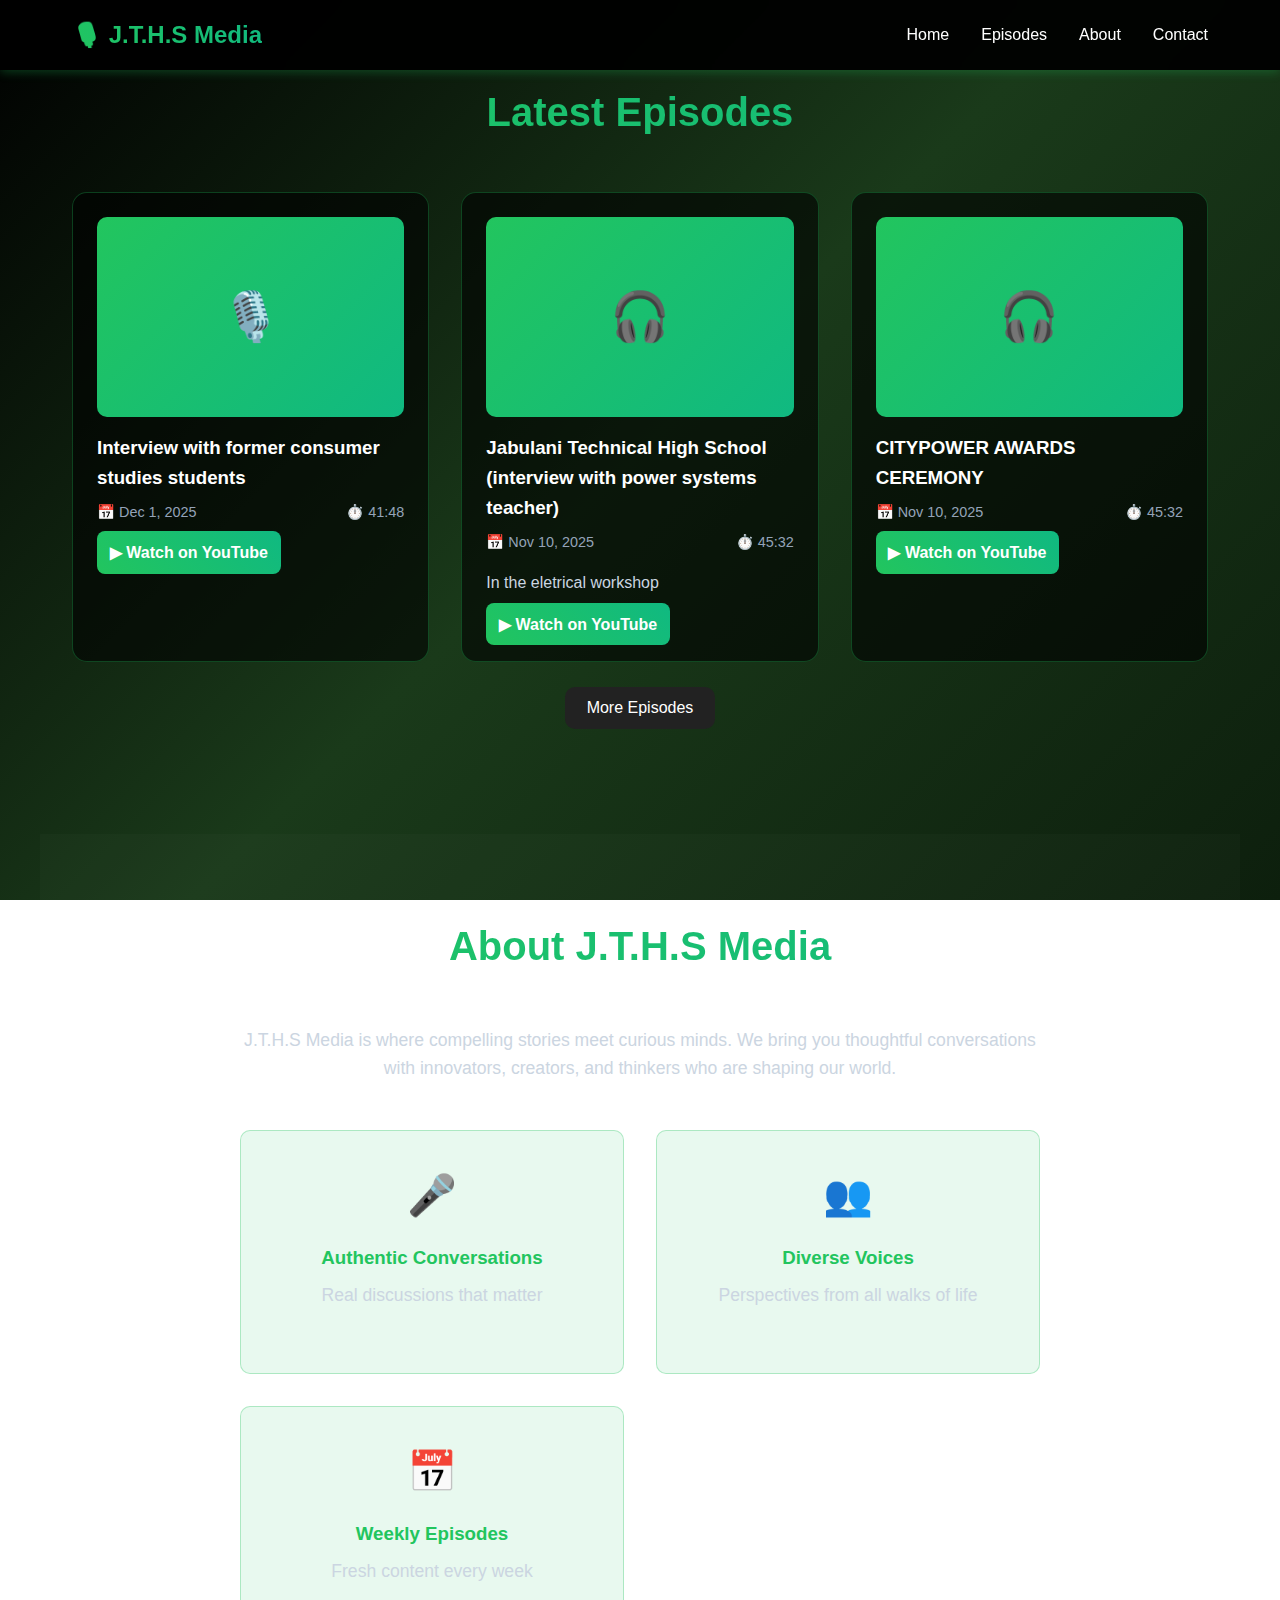
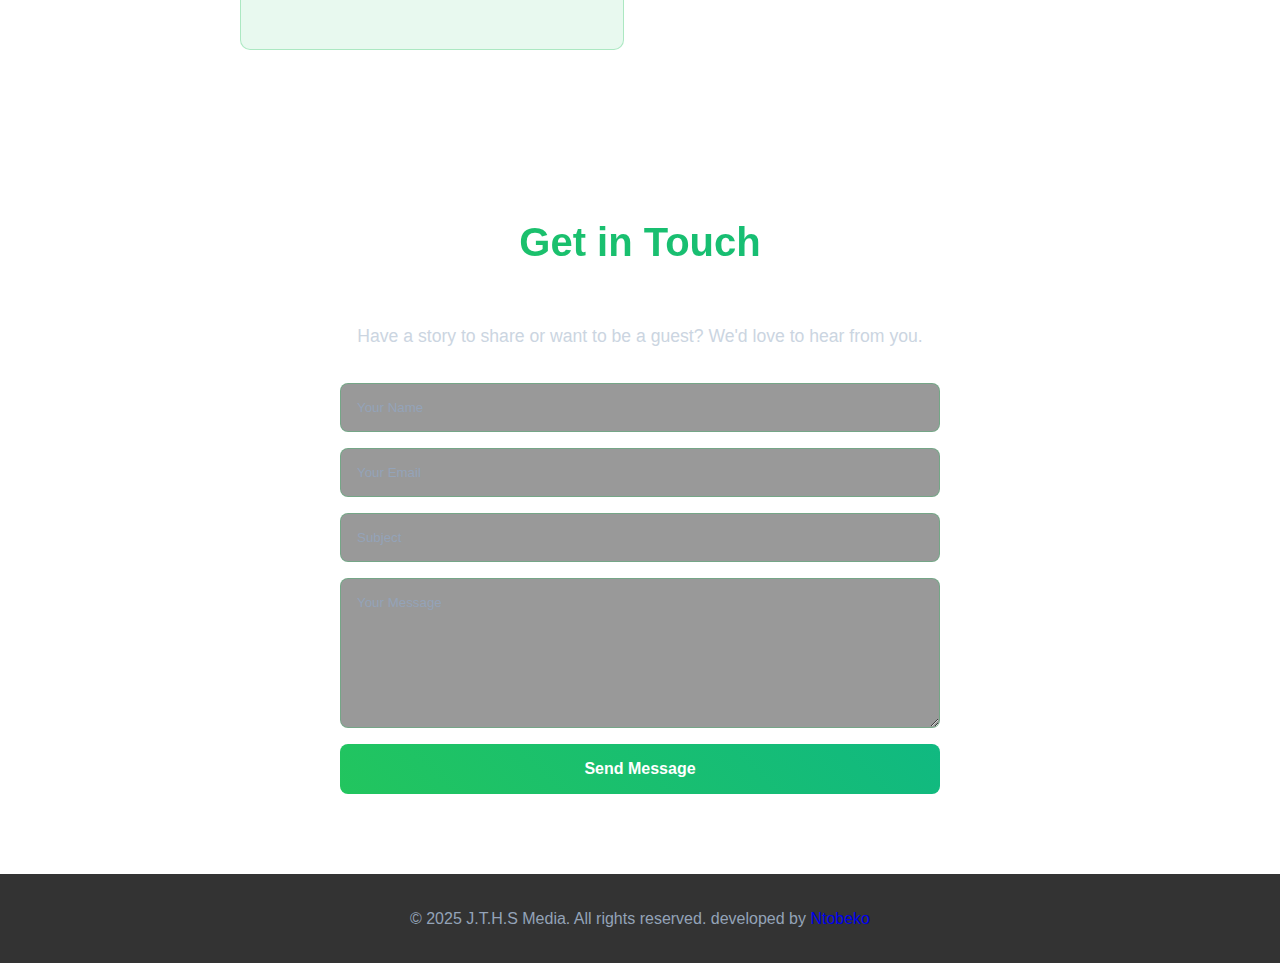
<file: Index.html>
<!DOCTYPE html>
<html lang="en">
<head>
    <meta charset="UTF-8">
    <meta name="viewport" content="width=device-width, initial-scale=1.0">
    <title>J.T.H.S Media</title>
    <link rel="icon" href="Images/Logo.jpeg" type="image/x-icon">
    <style>
        * {
            margin: 0;
            padding: 0;
            box-sizing: border-box;
        }

        body {
            font-family: 'Segoe UI', Tahoma, Geneva, Verdana, sans-serif;
            line-height: 1.6;
            color: #fff;
            background: linear-gradient(135deg, #000000, #1a3a1a, #0d1f0d);
            background-attachment: fixed;
        }

        /* Navigation */
        nav {
            position: fixed;
            top: 0;
            width: 100%;
            background: rgba(0, 0, 0, 0.95);
            backdrop-filter: blur(10px);
            padding: 1rem 0;
            z-index: 1000;
            box-shadow: 0 2px 10px rgba(34, 197, 94, 0.3);
        }

        nav .container {
            max-width: 1200px;
            margin: 0 auto;
            padding: 0 2rem;
            display: flex;
            justify-content: space-between;
            align-items: center;
        }

        nav .logo {
            font-size: 1.5rem;
            font-weight: bold;
            background: linear-gradient(45deg, #22c55e, #10b981);
            -webkit-background-clip: text;
            -webkit-text-fill-color: transparent;
            background-clip: text;
        }

        nav ul {
            list-style: none;
            display: flex;
            gap: 2rem;
        }

        nav a {
            color: #fff;
            text-decoration: none;
            transition: color 0.3s;
        }

        nav a:hover {
            color: #22c55e;
        }

        /* Hero Section */
        #home {
            min-height: 100vh;
            display: flex;
            align-items: center;
            justify-content: center;
            text-align: center;
            padding: 2rem;
            margin-top: 60px;
        }

        .hero-content h1 {
            font-size: 4rem;
            margin-bottom: 1rem;
            background: linear-gradient(45deg, #22c55e, #10b981, #22c55e);
            -webkit-background-clip: text;
            -webkit-text-fill-color: transparent;
            background-clip: text;
            animation: fadeInUp 1s;
        }

        .hero-content p {
            font-size: 1.3rem;
            color: #cbd5e1;
            margin-bottom: 2rem;
            animation: fadeInUp 1s 0.2s backwards;
        }

        .btn {
            display: inline-block;
            padding: 1rem 2.5rem;
            background: linear-gradient(45deg, #22c55e, #10b981);
            color: #fff;
            text-decoration: none;
            border-radius: 50px;
            font-weight: bold;
            transition: transform 0.3s, box-shadow 0.3s;
            animation: fadeInUp 1s 0.4s backwards;
        }

        .btn:hover {
            transform: translateY(-3px);
            box-shadow: 0 10px 25px rgba(34, 197, 94, 0.4);
        }

        /* Section Styling */
        section {
            padding: 5rem 2rem;
            max-width: 1200px;
            margin: 0 auto;
        }

        h2 {
            font-size: 2.5rem;
            text-align: center;
            margin-bottom: 3rem;
            background: linear-gradient(45deg, #22c55e, #10b981);
            -webkit-background-clip: text;
            -webkit-text-fill-color: transparent;
            background-clip: text;
        }

        /* Episodes Section */
        .episodes-grid {
            display: grid;
            grid-template-columns: repeat(auto-fit, minmax(300px, 1fr));
            gap: 2rem;
        }

        .episode-card {
            background: rgba(0, 0, 0, 0.6);
            border-radius: 15px;
            padding: 1.5rem;
            border: 1px solid rgba(34, 197, 94, 0.3);
            transition: transform 0.3s, border-color 0.3s;
        }

        .episode-card:hover {
            transform: translateY(-5px);
            border-color: rgba(34, 197, 94, 0.6);
        }

        .episode-image {
            width: 100%;
            height: 200px;
            background: linear-gradient(135deg, #22c55e, #10b981);
            border-radius: 10px;
            margin-bottom: 1rem;
            display: flex;
            align-items: center;
            justify-content: center;
            font-size: 3rem;
        }

        .episode-card h3 {
            color: #fff;
            margin-bottom: 0.5rem;
        }

        .episode-meta {
            display: flex;
            justify-content: space-between;
            color: #94a3b8;
            font-size: 0.9rem;
            margin-bottom: 1rem;
        }

        .episode-card p {
            color: #cbd5e1;
            margin-bottom: 1rem;
        }

        .play-btn {
            width: 100%;
            padding: 0.8rem;
            background: linear-gradient(45deg, #22c55e, #10b981);
            border: none;
            border-radius: 8px;
            color: #fff;
            font-weight: bold;
            cursor: pointer;
            transition: transform 0.3s;
        }

        .play-btn:hover {
            transform: scale(1.05);
        }

        /* About Section */
        #about {
            background: rgba(255, 255, 255, 0.02);
        }

        .about-content {
            text-align: center;
            max-width: 800px;
            margin: 0 auto;
        }

        .about-content p {
            font-size: 1.1rem;
            color: #cbd5e1;
            margin-bottom: 2rem;
        }

        .features {
            display: grid;
            grid-template-columns: repeat(auto-fit, minmax(250px, 1fr));
            gap: 2rem;
            margin-top: 3rem;
        }

        .feature {
            background: rgba(34, 197, 94, 0.1);
            padding: 2rem;
            border-radius: 10px;
            border: 1px solid rgba(34, 197, 94, 0.3);
        }

        .feature-icon {
            font-size: 2.5rem;
            margin-bottom: 1rem;
        }

        .feature h3 {
            color: #22c55e;
            margin-bottom: 0.5rem;
        }

        .feature p {
            color: #cbd5e1;
        }

   /* Load More Button */
        .load-more {
            padding: 12px 22px;
            background: #222;
            color: #fff;
            border: none;
            border-radius: 10px;
            cursor: pointer;
            margin: 25px auto;
            display: block;
            font-size: 1rem;
            transition: background .3s ease, transform .2s ease;
        }

        .load-more:hover {
            background: #000;
            transform: scale(1.05);
        }

        /* Contact Section */
        .contact-content {
            text-align: center;
            max-width: 600px;
            margin: 0 auto;
        }

        .contact-content p {
            font-size: 1.1rem;
            color: #cbd5e1;
            margin-bottom: 2rem;
        }

        .contact-form {
            display: flex;
            flex-direction: column;
            gap: 1rem;
        }

        .contact-form input,
        .contact-form textarea {
            padding: 1rem;
            background: rgba(0, 0, 0, 0.4);
            border: 1px solid rgba(34, 197, 94, 0.3);
            border-radius: 8px;
            color: #fff;
            font-family: inherit;
        }

        .contact-form input::placeholder,
        .contact-form textarea::placeholder {
            color: #94a3b8;
        }

        .contact-form textarea {
            min-height: 150px;
            resize: vertical;
        }

        .submit-btn {
            padding: 1rem;
            background: linear-gradient(45deg, #22c55e, #10b981);
            border: none;
            border-radius: 8px;
            color: #fff;
            font-weight: bold;
            font-size: 1rem;
            cursor: pointer;
            transition: transform 0.3s;
        }

        .submit-btn:hover {
            transform: translateY(-2px);
        }

        /* Footer */
        footer {
            text-align: center;
            padding: 2rem;
            background: rgba(0, 0, 0, 0.8);
            color: #94a3b8;
        }

        /* Audio Player */
        .audio-player {
            position: fixed;
            bottom: 0;
            left: 0;
            right: 0;
            background: linear-gradient(45deg, #22c55e, #10b981);
            padding: 1rem 2rem;
            display: none;
            align-items: center;
            justify-content: space-between;
            box-shadow: 0 -5px 20px rgba(34, 197, 94, 0.3);
            z-index: 999;
        }

        .audio-player.active {
            display: flex;
        }

        .player-info {
            display: flex;
            align-items: center;
            gap: 1rem;
        }

        .player-controls button {
            background: #000;
            border: none;
            border-radius: 50%;
            width: 50px;
            height: 50px;
            cursor: pointer;
            font-size: 1.2rem;
            color: #22c55e;
            transition: transform 0.3s;
        }

        .player-controls button:hover {
            transform: scale(1.1);
        }

        /* Animations */
        @keyframes fadeInUp {
            from {
                opacity: 0;
                transform: translateY(30px);
            }
            to {
                opacity: 1;
                transform: translateY(0);
            }
        }

        /* Mobile Menu */
        .menu-toggle {
            display: none;
            background: none;
            border: none;
            color: #fff;
            font-size: 1.5rem;
            cursor: pointer;
        }

        /* Responsive */
        @media (max-width: 768px) {
            .hero-content h1 {
                font-size: 2.5rem;
            }

            nav ul {
                display: none;
                position: absolute;
                top: 100%;
                left: 0;
                right: 0;
                background: rgba(0, 0, 0, 0.98);
                flex-direction: column;
                padding: 2rem;
                gap: 1rem;
            }

            nav ul.active {
                display: flex;
            }

            .menu-toggle {
                display: block;
            }

            .audio-player {
                flex-direction: column;
                gap: 1rem;
            }
        }
    </style>
</head>
<body>
    <!-- Navigation -->
    <nav>
        <div class="container">
            <div class="logo">🎙️ J.T.H.S Media</div>
            <button class="menu-toggle" onclick="toggleMenu()">☰</button>
            <ul id="navMenu">
                <li><a href="#home" onclick="closeMenu()">Home</a></li>
                <li><a href="#episodes" onclick="closeMenu()">Episodes</a></li>
                <li><a href="#about" onclick="closeMenu()">About</a></li>
                <li><a href="#contact" onclick="closeMenu()">Contact</a></li>
            </ul>
        </div>
    </nav>

    <!-- Episodes Section -->
<section id="episodes">
    <h2>Latest Episodes</h2>

    <div class="episodes-grid">

               <!-- 1. NEWEST -->
        <div class="episode-card load-item">
            <div class="episode-image">🎙️</div>
            <h3>Interview with former consumer studies students</h3>
            <div class="episode-meta">
                <span>📅 Dec 1, 2025</span>
                <span>⏱️ 41:48</span>
            </div>
            <p></p>
            <a href="https://youtu.be/ULFhWWiL60k?si=u9nqjb8VISsSgFv8" target="_blank" class="play-btn" style="text-decoration: none;">▶ Watch on YouTube</a>
        </div>
        
        <!-- 2 -->
        <div class="episode-card load-item">
            <div class="episode-image">🎧</div>
            <h3>Jabulani Technical High School (interview with power systems teacher)</h3>
            <div class="episode-meta">
                <span>📅 Nov 10, 2025</span>
                <span>⏱️ 45:32</span>
            </div>
            <p>In the eletrical workshop</p>
            <a href="https://www.youtube.com/watch?v=KXAsI0WAYKQ" target="_blank" class="play-btn" style="text-decoration: none;">▶ Watch on YouTube</a>
        </div>
        
        <!-- 3 -->
        <div class="episode-card load-item">
            <div class="episode-image">🎧</div>
            <h3>CITYPOWER AWARDS CEREMONY</h3>
            <div class="episode-meta">
                <span>📅 Nov 10, 2025</span>
                <span>⏱️ 45:32</span>
            </div>
            <p></p>
            <a href="https://www.youtube.com/watch?v=b6bnCRtZNDU&t=40s" target="_blank" class="play-btn" style="text-decoration: none;">▶ Watch on YouTube</a>
        </div>
        
        <!-- 4 -->
        <div class="episode-card load-item">
            <div class="episode-image">🎙️</div>
            <h3>Jabulani Technical High School (Interview with electronics teacher)</h3>
            <div class="episode-meta">
                <span>📅 Nov 3, 2025</span>
                <span>⏱️ 52:18</span>
            </div>
            <p>In the Electronics workshop</p>
            <a href="https://www.youtube.com/watch?v=ZFGrkRsBJN0&t=211s" target="_blank" class="play-btn" style="text-decoration: none;">▶ Watch on YouTube</a>
        </div>
        
        <!-- 5 -->
        <div class="episode-card load-item">
            <div class="episode-image">🎙️</div>
            <h3>Jabulani Technical High School (Interview with Automotive teacher)</h3>
            <div class="episode-meta">
                <span>📅 Nov 3, 2025</span>
                <span>⏱️ 52:18</span>
            </div>
            <p></p>
            <a href="https://www.youtube.com/watch?v=7x9lhHQL8Rk&t=15s" target="_blank" class="play-btn" style="text-decoration: none;">▶ Watch on YouTube</a>
        </div>
        
        <!-- 6 -->
        <div class="episode-card load-item">
            <div class="episode-image">🎙️</div>
            <h3></h3>
            <div class="episode-meta">
                <span>📅 Nov 3, 2025</span>
                <span>⏱️ 52:18</span>
            </div>
            <p></p>
            <a href="https://www.youtube.com/watch?v=CybhVlhpAfg" target="_blank" class="play-btn" style="text-decoration: none;">▶ Watch on YouTube</a>
        </div>
        
        <!-- 7 -->
        <div class="episode-card load-item">
            <div class="episode-image">🎙️</div>
            <h3>Year end function Rugby</h3>
            <div class="episode-meta">
                <span>📅 Nov 3, 2025</span>
                <span>⏱️ 52:18</span>
            </div>
            <p></p>
            <a href="https://www.youtube.com/watch?v=yOpMiLCW-VQ" target="_blank" class="play-btn" style="text-decoration: none;">▶ Watch on YouTube</a>
        </div>
        
        <!-- 8 -->
        <div class="episode-card load-item">
            <div class="episode-image">🎙️</div>
            <h3>Jabulani Technical High school beauty contest</h3>
            <div class="episode-meta">
                <span>📅 Nov 3, 2025</span>
                <span>⏱️ 52:18</span>
            </div>
            <p></p>
            <a href="https://www.youtube.com/watch?v=Mgg25BHwmEE" target="_blank" class="play-btn" style="text-decoration: none;">▶ Watch on YouTube</a>
        </div>
        
        <!-- 9. OLDEST -->
        <div class="episode-card load-item">
            <div class="episode-image">🔊</div>
            <h3>Jabulani Technical High School (Interview with isiZulu DH)</h3>
            <div class="episode-meta">
                <span>📅 Oct 27, 2025</span>
                <span>⏱️ 38:45</span>
            </div>
            <p>With the Zulu</p>
            <a href="https://www.youtube.com/watch?v=dQw4w9WgXcQ" target="_blank" class="play-btn" style="text-decoration: none;">▶ Watch on YouTube</a>
        </div>
        

    </div>

    <button class="load-more" id="loadMoreBtn">More Episodes</button>

</section>

    <!-- About Section -->
    <section id="about">
        <h2>About J.T.H.S Media</h2>
        <div class="about-content">
            <p>J.T.H.S Media is where compelling stories meet curious minds. We bring you thoughtful conversations with innovators, creators, and thinkers who are shaping our world.</p>
            
            <div class="features">
                <div class="feature">
                    <div class="feature-icon">🎤</div>
                    <h3>Authentic Conversations</h3>
                    <p>Real discussions that matter</p>
                </div>
                <div class="feature">
                    <div class="feature-icon">👥</div>
                    <h3>Diverse Voices</h3>
                    <p>Perspectives from all walks of life</p>
                </div>
                <div class="feature">
                    <div class="feature-icon">📅</div>
                    <h3>Weekly Episodes</h3>
                    <p>Fresh content every week</p>
                </div>
            </div>
        </div>
    </section>

    <!-- Contact Section -->
    <section id="contact">
        <h2>Get in Touch</h2>
        <div class="contact-content">
            <p>Have a story to share or want to be a guest? We'd love to hear from you.</p>
            <form action="https://formspree.io/f/xovybjgy" method="POST" class="contact-form" >
                <input type="text" name="Name" placeholder="Your Name" required>
                <input type="email" name="email" placeholder="Your Email" required>
                <input type="text" name="subject" placeholder="Subject" required>
                <textarea name="massage" placeholder="Your Message" required></textarea>
                <button type="submit" class="submit-btn">Send Message</button>
            </form>
        </div>
    </section>

    <!-- Footer -->
    <footer>
        <p>&copy; 2025 J.T.H.S Media. All rights reserved. developed by <a style="text-decoration: none;" href="https://nkogallardo.link" target="_blank">Ntobeko</a></p>
    </footer>
    
    <script>
        let items = document.querySelectorAll(".load-item");
        let loadMoreBtn = document.getElementById("loadMoreBtn");
        let currentIndex = 3; // how many to show initially

        // Hide all after the first 3
        items.forEach((item, index) => {
            if (index >= currentIndex) item.style.display = "none";
        });

        loadMoreBtn.addEventListener("click", () => {
            for (let i = currentIndex; i < currentIndex + 3; i++) {
            if (items[i]) items[i].style.display = "block";
            }
            currentIndex += 3;

            // Hide button if no more items
            if (currentIndex >= items.length) {
            loadMoreBtn.style.display = "none";
            }
        });

        // Smooth scrolling
        document.querySelectorAll('a[href^="#"]').forEach(anchor => {
            anchor.addEventListener('click', function (e) {
                e.preventDefault();
                const target = document.querySelector(this.getAttribute('href'));
                if (target) {
                    target.scrollIntoView({ behavior: 'smooth', block: 'start' });
                }
            });
        });

        // Mobile menu toggle
        function toggleMenu() {
            document.getElementById('navMenu').classList.toggle('active');
        }

        function closeMenu() {
            document.getElementById('navMenu').classList.remove('active');
        }

        // Form submission
        function handleSubmit(event) {
            event.preventDefault();
            alert('sorry you made a mistake, this form is not working yet!');
            event.target.reset();
        }

        // Navbar background on scroll
        window.addEventListener('scroll', () => {
            const nav = document.querySelector('nav');
            if (window.scrollY > 50) {
                nav.style.background = 'rgba(0, 0, 0, 0.98)';
            } else {
                nav.style.background = 'rgba(0, 0, 0, 0.95)';
            }
        });
    </script>
</body>
</html>
</file>
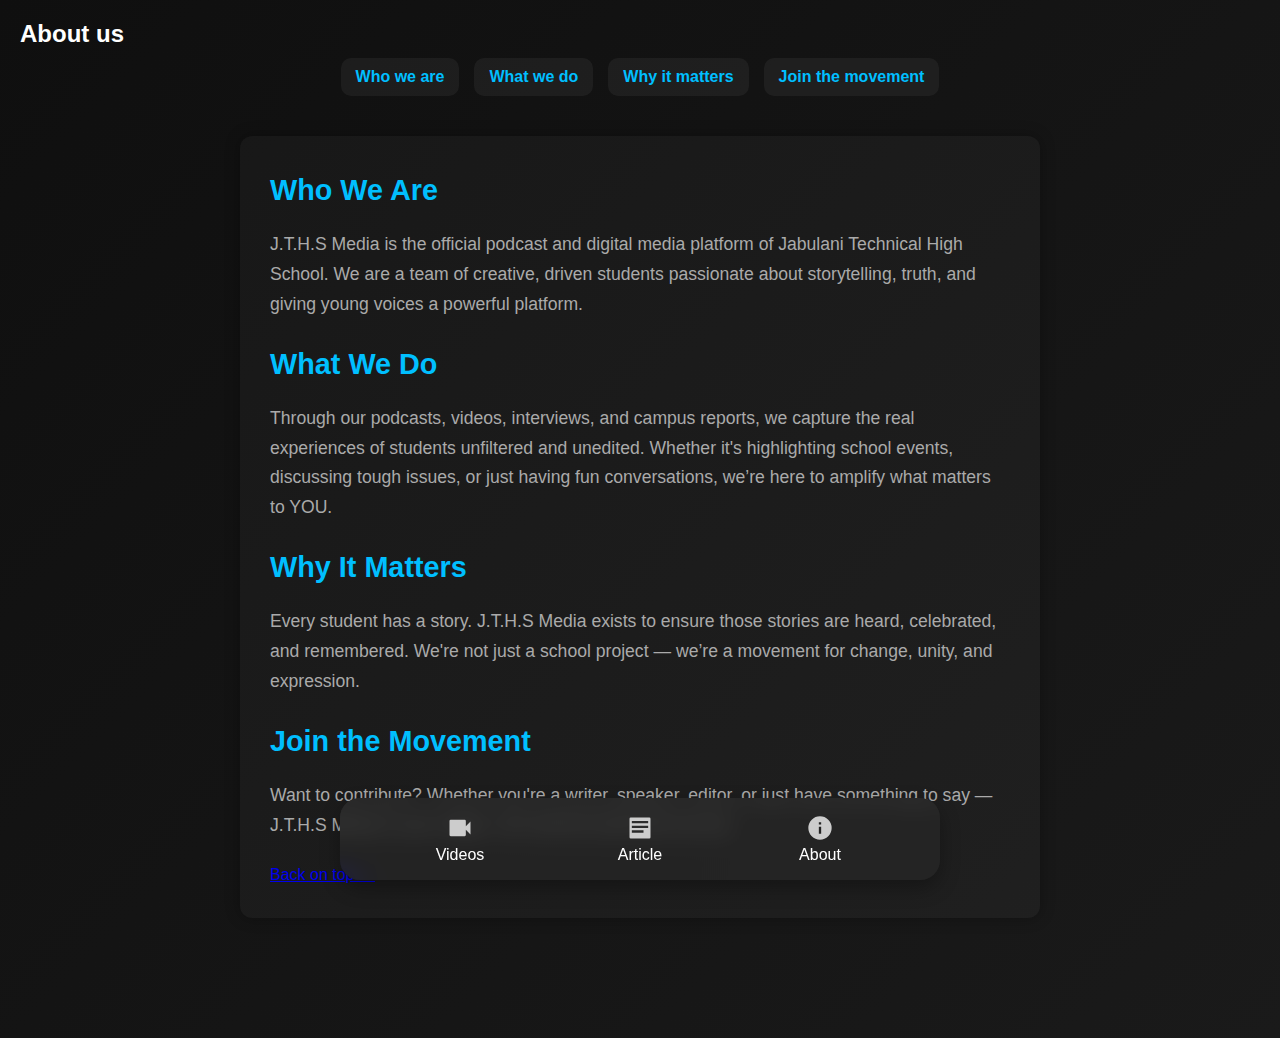
<file: About.html>
<!DOCTYPE html> 
<html lang="en">
<head>
  <meta charset="UTF-8" />
  <meta name="viewport" content="width=device-width, initial-scale=1.0"/>
  <title>About | J.T.H.S Media</title>
  <link rel="stylesheet" href="Styel.css">
  <link rel="icon" type="image/x-icon" href="Articles/images/Logo.jpeg">
  <meta name="description" content="Home of student voices, stories, and sounds that matter. J.T.H.S Media is the official podcast and digital media platform of Jabulani Technical High School, amplifying student voices through podcasts, videos, and more.">
  <meta name="keywords" content="J.T.H.S Media, Jabulani Technical High School, student media, podcasts, videos, student voices, digital media, school news, youth stories">
  <meta name="author" content="Ntobeko">
</head>
<body class="About">

 <h2 class="section-title" id="hi">About us</h2>
  
  <div class="jump-links">
    <a href="#Who-We-Are">Who we are</a>
    <a href="#What-We-Do">What we do</a>
    <a href="#Why-It-Matters">Why it matters</a>
    <a href="#Join-the-Movement">Join the movement</a>
  </div>

  <div class="about-content">
    <h2 id="Who-We-Are">Who We Are</h2>
    <p>
      J.T.H.S Media is the official podcast and digital media platform of Jabulani Technical High School.
      We are a team of creative, driven students passionate about storytelling, truth, and giving young voices a powerful platform.
    </p>

    <h2 id="What-We-Do">What We Do</h2>
    <p>
      Through our podcasts, videos, interviews, and campus reports, we capture the real experiences of students unfiltered and unedited.
      Whether it's highlighting school events, discussing tough issues, or just having fun conversations, we’re here to amplify what matters to YOU.
    </p>

    <h2 id="Why-It-Matters">Why It Matters</h2>
    <p>
      Every student has a story. J.T.H.S Media exists to ensure those stories are heard, celebrated, and remembered. 
      We're not just a school project — we’re a movement for change, unity, and expression.
    </p>

    <h2 id="Join-the-Movement">Join the Movement</h2>
    <p>
      Want to contribute? Whether you're a writer, speaker, editor, or just have something to say — J.T.H.S Media is your stage. Let’s tell the world who we are.
    </p>
    
      <a class="back-to-top" href="#hi">Back on top →</a>

  </div>

  <nav id="bottomNav">
    <a href="Main.html" class="nav-item" data-name="videos">
      <svg xmlns="http://www.w3.org/2000/svg" viewBox="0 0 24 24"><path d="M17 10.5V6a1 1 0 00-1-1H4a1 1 0 00-1 1v12a1 1 0 001 1h12a1 1 0 001-1v-4.5l4 4v-11l-4 4z"/></svg>
      <span>Videos</span>
    </a>
    <a href="Article.html" class="nav-item" data-name="article">
      <svg xmlns="http://www.w3.org/2000/svg" viewBox="0 0 24 24">
        <path d="M4 3h16a1 1 0 011 1v16a1 1 0 01-1 1H4a1 1 0 01-1-1V4a1 1 0 011-1zm1 3v2h14V6H5zm0 4v2h14v-2H5zm0 4v2h10v-2H5z"/>
      </svg>
      <span>Article</span>
    </a>
    <a href="About.html" class="nav-item" data-name="about">
      <svg xmlns="http://www.w3.org/2000/svg" viewBox="0 0 24 24"><path d="M12 2a10 10 0 1010 10A10.011 10.011 0 0012 2zm1 15h-2v-6h2zm0-8h-2V7h2z"/></svg>
      <span>About</span>
    </a>
  </nav>

</body>
</html>
</file>
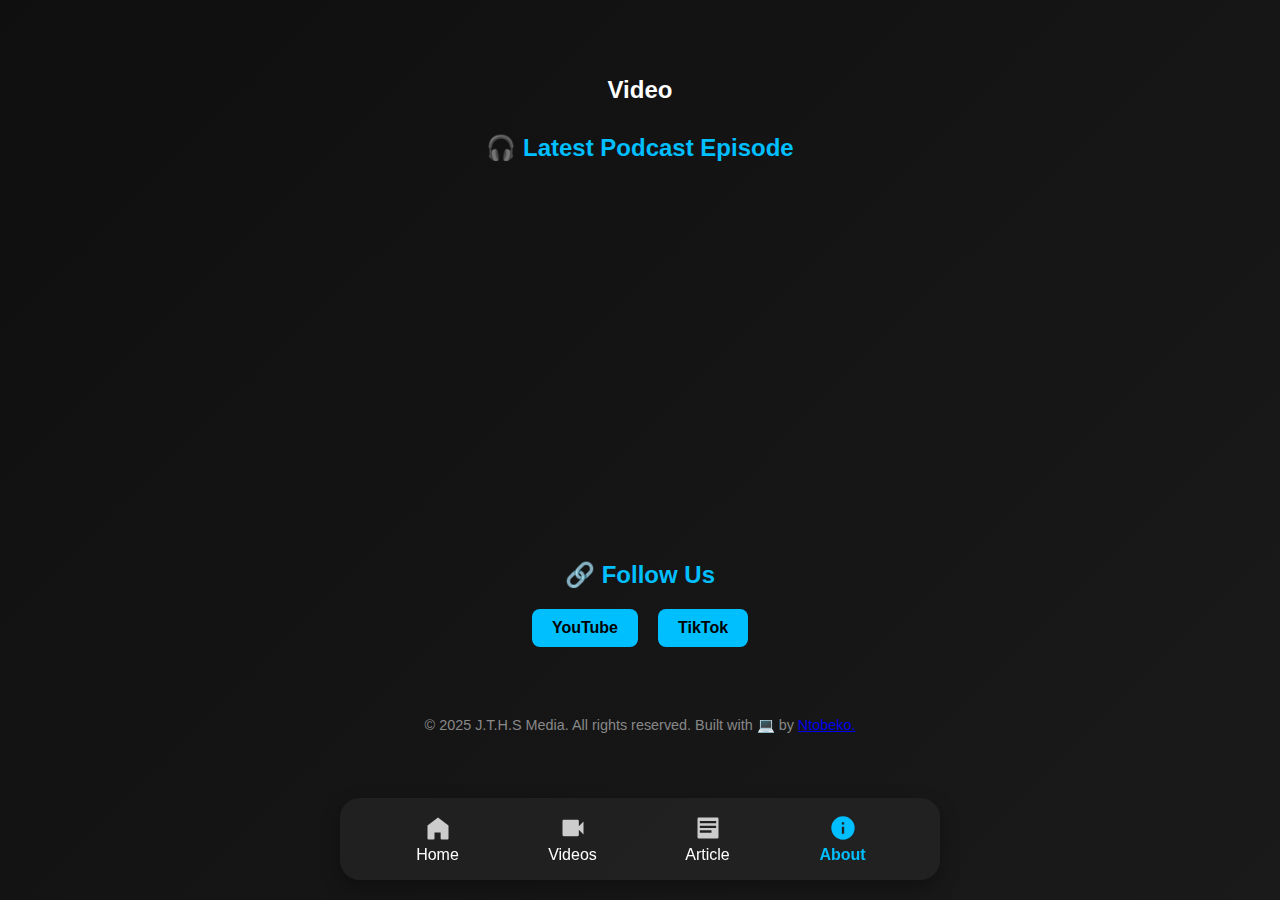
<file: Main.html>
<!DOCTYPE html>
<html lang="en">
<head>
  <meta charset="UTF-8" />
  <meta name="viewport" content="width=device-width, initial-scale=1.0"/>
  <title>YouTube | J.T.H.S Medi</title>
  <link rel="stylesheet" href="Styel.css">
  <link rel="icon" type="image/x-icon" href="images/Logo.jpeg">
  <meta name="author" content="Ntobeko">
</head>
<body class="Main">

  <h2 class="section-title">Video</h2>

  <div class="section">
    <h2>🎧 Latest Podcast Episode</h2>
    <iframe src="https://youtu.be/KXAsI0WAYKQ?si=bLIIsiXzBD4saQmv" allowfullscreen></iframe>
  </div>

  <div class="section">
    <h2>🔗 Follow Us</h2>
    <div class="social-links">
      <a href="https://www.youtube.com/@J.T.SNEWSROOM" target="_blank">YouTube</a>
      <a href="https://www.tiktok.com/@jabulanitechnical" target="_blank">TikTok</a>
    </div>
  </div>

  <footer>
    © 2025 J.T.H.S Media. All rights reserved. Built with 💻 by <a href="https://nkogallardo.github.io/Personal-website/my%20web.html">Ntobeko.</a>
  </footer>

  <!-- Bottom Navigation -->
  <nav class="bottom-nav">
    <a href="Index.html">
      <svg xmlns="http://www.w3.org/2000/svg" viewBox="0 0 24 24">
        <path d="M3 9.75L12 3l9 6.75V21a.75.75 0 01-.75.75h-5.25a.75.75 0 01-.75-.75v-5.25H9v5.25a.75.75 0 01-.75.75H3.75A.75.75 0 013 21V9.75z"/></svg>
      <span>Home</span>
    </a>
    <a href="#">
      <svg xmlns="http://www.w3.org/2000/svg" viewBox="0 0 24 24">
        <path d="M17 10.5V6a1 1 0 00-1-1H4a1 1 0 00-1 1v12a1 1 0 001 1h12a1 1 0 001-1v-4.5l4 4v-11l-4 4z"/></svg>
      <span>Videos</span>
    </a>
    <a href="Article.html" class="nav-item" data-name="article">
      <svg xmlns="http://www.w3.org/2000/svg" viewBox="0 0 24 24">
        <path d="M4 3h16a1 1 0 011 1v16a1 1 0 01-1 1H4a1 1 0 01-1-1V4a1 1 0 011-1zm1 3v2h14V6H5zm0 4v2h14v-2H5zm0 4v2h10v-2H5z"/>
      </svg>
      <span>Article</span>
    </a>
    <a href="About.html" class="active">
      <svg xmlns="http://www.w3.org/2000/svg" viewBox="0 0 24 24">
        <path d="M12 2a10 10 0 1010 10A10.011 10.011 0 0012 2zm1 15h-2v-6h2zm0-8h-2V7h2z"/></svg>
      <span>About</span>
    </a>
  </nav>

</body>
</html>
</file>
<file: Styel.css>
/* Reset & Base Styles */
* {
  margin: 0;
  padding: 0;
  box-sizing: border-box;
}

   .Index {
      font-family: 'Montserrat', sans-serif;
      background: linear-gradient(135deg, #0f0f0f, #1a1a1a);
      color: white;
      height: 100vh;
      display: flex;
      flex-direction: column;
      justify-content: center;
      align-items: center;
      padding-bottom: 100px;
      text-align: center;
    }

    .Main {
      font-family: 'Montserrat', sans-serif;
      background: linear-gradient(135deg, #0f0f0f, #1a1a1a);
      color: #ffffff;
      padding: 20px;
      padding-bottom: 120px; /* space for nav */
      min-height: 100vh;
      display: flex;
      flex-direction: column;
      justify-content: center;
      align-items: center;
      padding-bottom: 100px;
      text-align: center;
     }

     .About {
      font-family: 'Montserrat', sans-serif;
      background: linear-gradient(135deg, #0f0f0f, #1a1a1a);
      color: white;
      padding: 20px;
      padding-bottom: 120px;
      min-height: 100vh;
     }

/* Headings */
h1 {
  font-size: 2.8rem;
  margin-bottom: 10px;
  color: #00bfff;
}

header h1 {
  font-size: 2.5rem; /* slightly smaller for main page */
}

p, header p {
  font-size: 1.1rem;
  color: #aaa;
  margin-bottom: 30px;
}

header p {
  color: #ccc;
  margin-bottom: 20px;
}

/* Buttons */
a.button {
  display: inline-block;
  background-color: #00bfff;
  color: #000;
  font-weight: bold;
  padding: 14px 28px;
  font-size: 1rem;
  border-radius: 8px;
  text-decoration: none;
  transition: background-color 0.3s ease, color 0.3s ease;
}

a.button:hover {
  background-color: #009acd;
  color: #fff;
}

/* Sections */
.section {
  margin: 30px 0;
}

.section h2 {
  font-size: 1.5rem;
  margin-bottom: 20px;
  color: #00bfff;
}

/* Iframe (for podcast video) */
iframe {
  width: 100%;
  max-width: 600px;
  height: 315px;
  border: none;
  border-radius: 10px;
}

/* Social Links */
.social-links {
  display: flex;
  justify-content: center;
  gap: 20px;
}

.social-links a {
  background-color: #00bfff;
  color: #000;
  padding: 10px 20px;
  border-radius: 8px;
  text-decoration: none;
  font-weight: 600;
  transition: background 0.3s ease, color 0.3s ease;
}

.social-links a:hover {
  background-color: #009acd;
  color: #fff;
}

/* Footer */
footer {
  margin-top: 40px;
  text-align: center;
  color: #888;
  font-size: 0.9rem;
  margin-bottom: 10px;
}

/* Bottom Navigation - unified styling */
.bottom-nav, nav {
  position: fixed;
  bottom: 20px;
  left: 50%;
  transform: translateX(-50%);
  width: 92%;
  max-width: 600px;
  background: rgba(40, 40, 40, 0.6);
  backdrop-filter: blur(12px);
  border-radius: 20px;
  padding: 12px 15px;
  display: flex;
  justify-content: space-around;
  align-items: center;
  box-shadow: 0 8px 20px rgba(0, 0, 0, 0.3);
  z-index: 1000;
  transition: transform 0.4s ease;
}

nav.hide {
  transform: translate(-50%, 100%);
}

.bottom-nav a, nav a {
  color: #fff;
  text-decoration: none;
  font-weight: 500;
  font-size: 0.9rem;
  text-align: center;
  display: flex;
  flex-direction: column;
  align-items: center;
  gap: 4px;
  flex: 1;
  transition: color 0.3s ease;
}

.bottom-nav a svg, nav a svg {
  width: 24px;
  height: 24px;
  fill: #ccc;
  transition: fill 0.3s ease;
}

.bottom-nav a.active, .bottom-nav a:hover,
nav a.active, nav a:hover {
  color: #00bfff;
  font-weight: 700;
}

.bottom-nav a.active svg, .bottom-nav a:hover svg,
nav a.active svg, nav a:hover svg {
  fill: #00bfff;
}
/* about page */
  .jump-links {
      display: flex;
      justify-content: center;
      gap: 15px;
      flex-wrap: wrap;
      margin-bottom: 30px;
      padding: 10px 0;
    }

    .jump-links a {
      text-decoration: none;
      color: #00bfff;
      background-color: rgba(255, 255, 255, 0.05);
      padding: 10px 15px;
      border-radius: 10px;
      transition: background 0.3s, color 0.3s;
      font-weight: bold;
    }

    .jump-links a:hover {
      background-color: #00bfff;
      color: #000;
    }

    .about-content {
      max-width: 800px;
      margin: 0 auto;
      background-color: rgba(255, 255, 255, 0.03);
      padding: 30px;
      border-radius: 12px;
      line-height: 1.7;
      color: #ddd;
      box-shadow: 0 0 15px rgba(0, 0, 0, 0.3);
    }

    .about-content h2 {
      color: #00bfff;
      font-size: 1.8rem;
      margin-bottom: 15px;
      scroll-margin-top: 80px;
    }

    .about-content p {
      margin-bottom: 20px;
    }

/* Responsive tweaks */
@media (max-width: 480px) {
  h1 {
    font-size: 2rem;
  }

  header h1 {
    font-size: 2rem;
  }

  p, header p {
    font-size: 1rem;
  }

  a.button {
    padding: 12px 24px;
    font-size: 0.95rem;
  }

  iframe {
    height: 200px;
  }

  .bottom-nav a, nav a {
    font-size: 0.7rem;
  }

  .bottom-nav a svg, nav a svg {
    width: 20px;
    height: 20px;
  }

  nav, .bottom-nav {
    padding: 10px 10px;
  }
}

@media (min-width: 768px) {
  nav, .bottom-nav {
    padding: 16px 30px;
  }

  .bottom-nav a, nav a {
    font-size: 1rem;
  }

  .bottom-nav a svg, nav a svg {
    width: 28px;
    height: 28px;
  }
}
</file>
